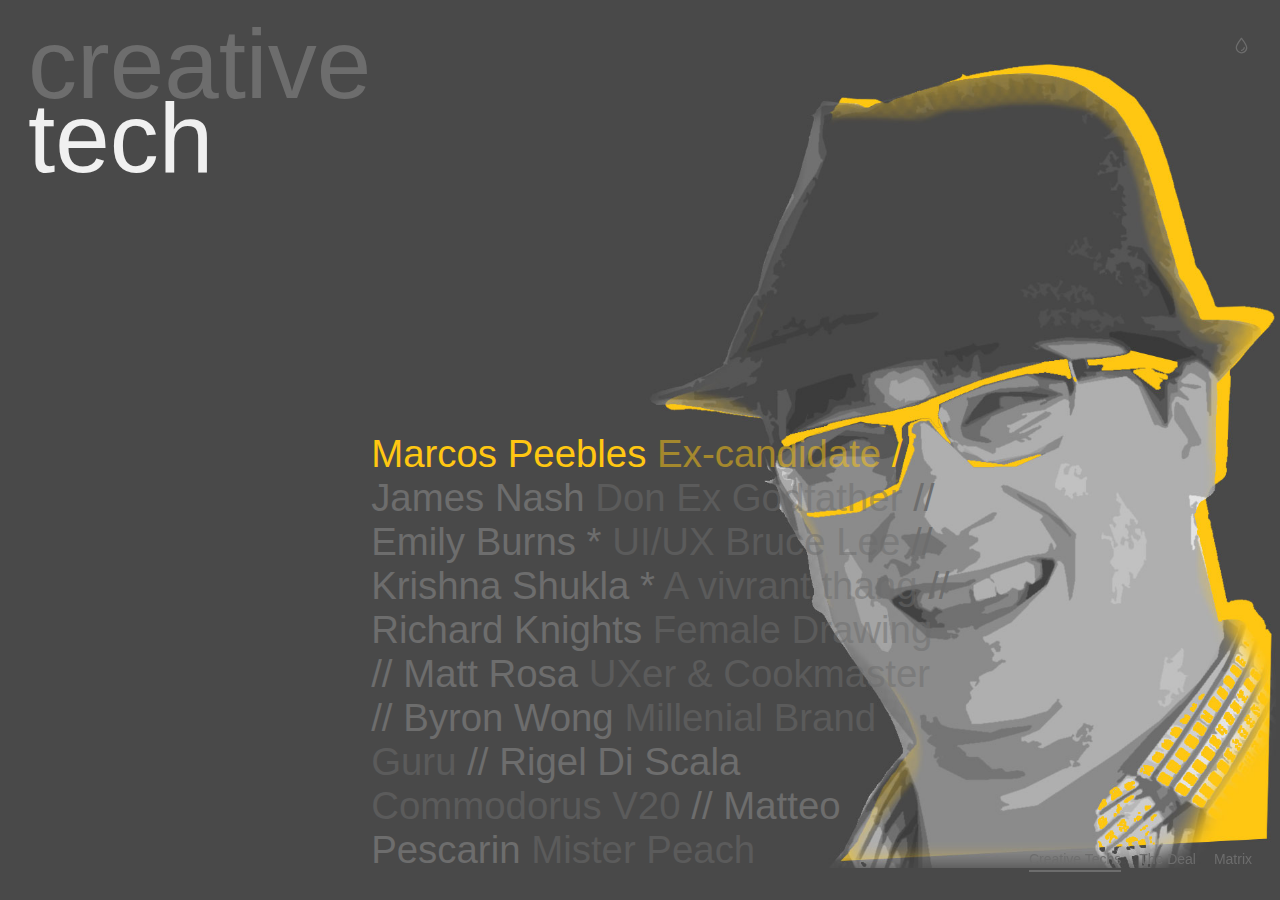
<file: index.html>
<!DOCTYPE html>
<html lang="en" class="no-js">
	<head>
		<meta charset="UTF-8" />
		<meta name="viewport" content="width=device-width, initial-scale=1">
		<title>Creative Tech</title>
		<meta name="description" content="An animated pieces effect for images with many possibilities" />
		<meta name="keywords" content="animation, piece, fragment, box, css, javascript, demo, effect, web dev" />
		<meta name="author" content="Codrops" />
		<link rel="shortcut icon" href="favicon.ico">
		<link rel="stylesheet" type="text/css" href="css/normalize.css" />
		<link rel="stylesheet" type="text/css" href="css/demo.css" />
		<link rel="stylesheet" type="text/css" href="css/demo-switch.css" />
		<link rel="stylesheet" type="text/css" href="pater/pater.css" />
		<script>document.documentElement.className = 'js';</script>
	</head>
	<body class="demo-switch loading">
		<svg class="hidden">
			<symbol id="icon-arrow" viewBox="0 0 24 24">
				<title>arrow</title>
				<polygon points="6.3,12.8 20.9,12.8 20.9,11.2 6.3,11.2 10.2,7.2 9,6 3.1,12 9,18 10.2,16.8 "/>
			</symbol>
			<symbol id="icon-drop" viewBox="0 0 24 24">
				<title>drop</title>
				<path d="M12,21c-3.6,0-6.6-3-6.6-6.6C5.4,11,10.8,4,11.4,3.2C11.6,3.1,11.8,3,12,3s0.4,0.1,0.6,0.3c0.6,0.8,6.1,7.8,6.1,11.2C18.6,18.1,15.6,21,12,21zM12,4.8c-1.8,2.4-5.2,7.4-5.2,9.6c0,2.9,2.3,5.2,5.2,5.2s5.2-2.3,5.2-5.2C17.2,12.2,13.8,7.3,12,4.8z"/><path d="M12,18.2c-0.4,0-0.7-0.3-0.7-0.7s0.3-0.7,0.7-0.7c1.3,0,2.4-1.1,2.4-2.4c0-0.4,0.3-0.7,0.7-0.7c0.4,0,0.7,0.3,0.7,0.7C15.8,16.5,14.1,18.2,12,18.2z"/>
			</symbol>
		</svg>
		<main>
			<div class="message">This nicer on desktop</div>
			<div class="frame">
				<header class="codrops-header">
					<div class="codrops-links">
						<a class="codrops-icon codrops-icon--drop" href="https://tympanus.net/codrops/?p=31849" title="Learn from the original article on Codrops"><svg class="icon icon--drop"><use xlink:href="#icon-drop"></use></svg></a>
					</div>
					<h1 class="codrops-header__title">Creative Technologists FTW</h1>
				</header>
				<nav class="demos">
					<a class="demo demo--current" href="index.html">Creative Techs</a>
					<a class="demo" href="entry.html">The Deal</a>
					<a class="demo" href="grid.html">Matrix</a>
				</nav>
			</div>
			<div class="content">
				<header class="content__header">
					<h2 class="content__title"><a href="grid.html">creative</a> tech</h2>
				</header>
				<div class="slideshow">
					<div id="slide-1" class="slide" style="background-image: url(img/2d.jpg)"></div>
					<div id="slide-2" class="slide" style="background-image: url(img/3d.jpg)"></div>
					<div id="slide-3" class="slide" style="background-image: url(img/1d.jpg)"></div>
					<div id="slide-4" class="slide" style="background-image: url(img/8d.jpg)"></div>
					<div id="slide-5" class="slide" style="background-image: url(img/4d.jpg)"></div>
					<div id="slide-6" class="slide" style="background-image: url(img/6d.jpg)"></div>
					<div id="slide-7" class="slide" style="background-image: url(img/5d.jpg)"></div>
					<div id="slide-8" class="slide" style="background-image: url(img/7d.jpg)"></div>
					<div id="slide-9" class="slide" style="background-image: url(img/9d.jpg)"></div>
					<div class="pieces" style="background-image: url(img/2d.jpg)"></div>
				</div>
				<nav class="menu">
					<a class="menu__item menu__item--current" href="#slide-1" data-image="img/2d.jpg">Marcos Peebles <span>Ex-candidate</a>
					<a class="menu__item" href="#slide-2" data-image="img/3d.jpg">James Nash <span>Don Ex Godfather</span></a>
					<a class="menu__item" href="#slide-3" data-image="img/1d.jpg">Emily Burns * <span>UI/UX Bruce Lee</span></a>
					<a class="menu__item" href="#slide-4" data-image="img/8d.jpg">Krishna Shukla * <span>A vivrant thang</span></a>
					<a class="menu__item" href="#slide-5" data-image="img/4d.jpg">Richard Knights <span>Female Drawing</span></a>
					<a class="menu__item" href="#slide-6" data-image="img/6d.jpg">Matt Rosa <span>UXer & Cookmaster</span></a>
					<a class="menu__item" href="#slide-7" data-image="img/5d.jpg">Byron Wong <span>Millenial Brand Guru</span></a>
					<a class="menu__item" href="#slide-8" data-image="img/7d.jpg">Rigel Di Scala <span>Commodorus V20</span></a>
					<a class="menu__item" href="#slide-9" data-image="img/9d.jpg">Matteo Pescarin <span>Mister Peach</span></a>
				</nav>
			</div>
		</main>
		<script src="js/imagesloaded.pkgd.min.js"></script>
		<script src="js/anime.min.js"></script>
		<script src="js/main.js"></script>
		<script>
		{
			imagesLoaded(document.body, { background: true }, () => document.body.classList.remove('loading'));

			const menuItems = Array.from(document.querySelectorAll('.menu > .menu__item'));

			const piecesObj = new Pieces(document.querySelector('.slideshow > .pieces'), {
				pieces: {rows: 14, columns: 12},
				delay: [0,40],
				hasTilt: true,
				tilt: {
					maxRotationX: -1,
					maxRotationY: -1,
					maxTranslationX: -5,
					maxTranslationY: -2
				}
			});

			let isAnimating = false;
			let current = 0;

			const openImage = (ev, item, pos) => {
				ev.preventDefault();
				if ( isAnimating || current === pos ) {
					return false;
				}
				isAnimating = true;
				menuItems[current].classList.remove('menu__item--current');
				current = pos;
				menuItems[current].classList.add('menu__item--current');
				const imgsrc = item.dataset.image;

				piecesObj.animate({
					duration: 200,
					easing: 'easeOutQuad',
					delay: (t,i,l) => {
						return parseInt(t.dataset.row) * parseInt(t.dataset.delay);
					},
					translateX: (t,i) => {
						return anime.random(-50,50)+'px';
					},
					translateY: (t,i) => {
						return anime.random(-800,-200)+'px';
					},
					rotateZ: (t,i) => {
						return anime.random(-45,45)+'deg';
					},
					opacity: 0,
					complete: () => {
						piecesObj.setImage(imgsrc);

						piecesObj.animate({
							duration: 500,
							easing: [0.3,1,0.3,1],
							delay: (t,i,l) => {
								return parseInt(t.dataset.row) * parseInt(t.dataset.delay);
							},
							translateX: 0,
							translateY: () => {
								return [anime.random(200,800)+'px','0px'];
							},
							rotateZ: 0,
							opacity: {
								value: 1,
								duration: 500,
								easing: 'linear'
							},
							complete: () => {
								isAnimating = false;
							}
						});
					}
				});
			};

			menuItems.forEach((item,pos) => item.addEventListener('click', (ev) => openImage(ev,item,pos)));
		}
		</script>
		<script src="pater/pater.js"></script>
	</body>
</html>
</file>
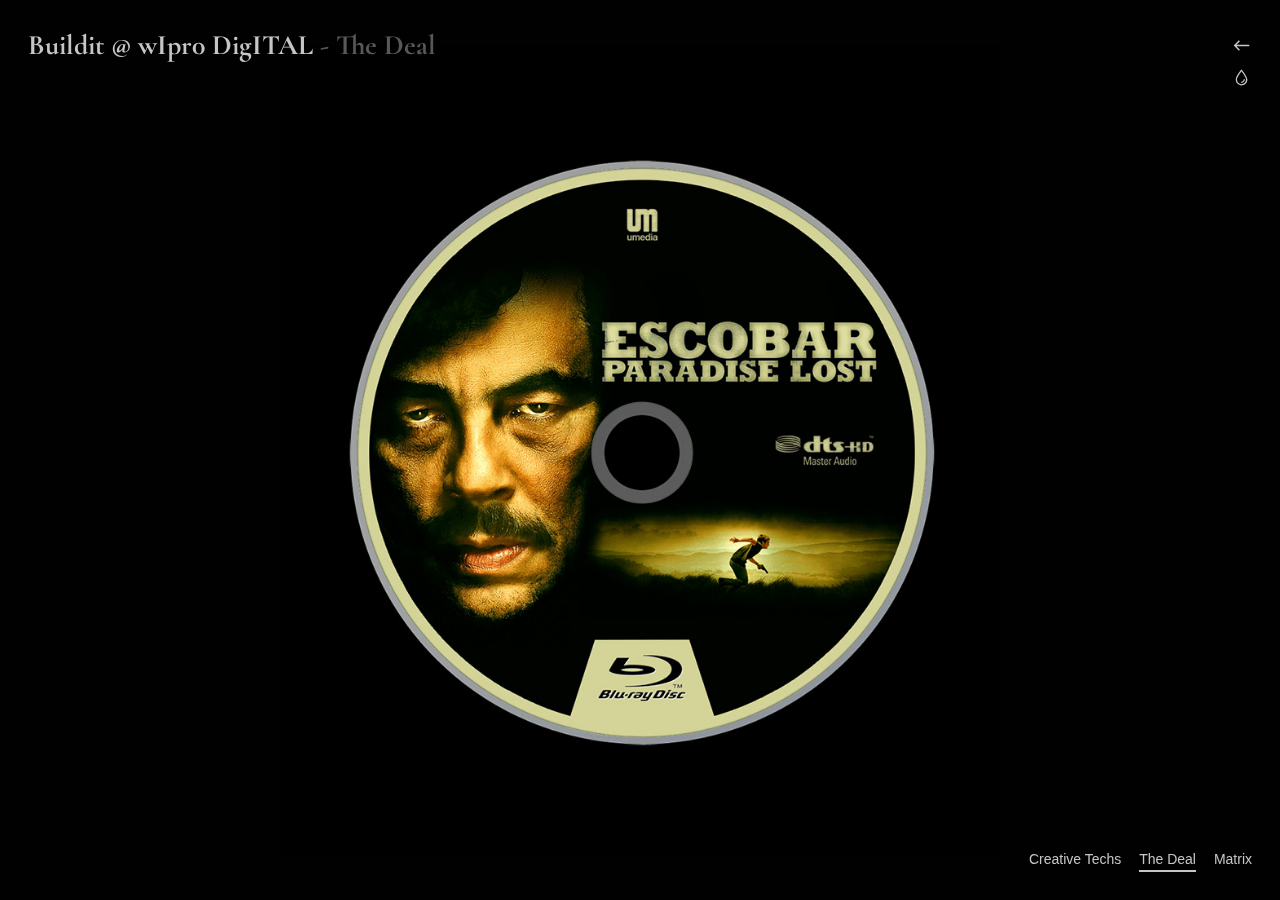
<file: entry.html>
<!DOCTYPE html>
<html lang="en" class="no-js">
	<head>
		<meta charset="UTF-8" />
		<meta name="viewport" content="width=device-width, initial-scale=1">
		<title>Creative Tech : The Deal (Plata o Plomo?)</title>
		<meta name="description" content="An animated pieces effect for images with many possibilities" />
		<meta name="keywords" content="animation, piece, fragment, box, css, javascript, demo, effect, web dev" />
		<meta name="author" content="Codrops" />
		<link rel="shortcut icon" href="favicon.ico">
		<link href="https://fonts.googleapis.com/css?family=Cormorant+Garamond&Archivo+Black" rel="stylesheet">
		<link rel="stylesheet" type="text/css" href="css/normalize.css" />
		<link rel="stylesheet" type="text/css" href="css/demo.css" />
		<link rel="stylesheet" type="text/css" href="css/demo-entry.css" />
		<link rel="stylesheet" type="text/css" href="pater/pater.css" />
		<script>document.documentElement.className = 'js';</script>
	</head>
	<body class="demo-grid loading">
		<svg class="hidden">
			<symbol id="icon-arrow" viewBox="0 0 24 24">
				<title>arrow</title>
				<polygon points="6.3,12.8 20.9,12.8 20.9,11.2 6.3,11.2 10.2,7.2 9,6 3.1,12 9,18 10.2,16.8 "/>
			</symbol>
			<symbol id="icon-drop" viewBox="0 0 24 24">
				<title>drop</title>
				<path d="M12,21c-3.6,0-6.6-3-6.6-6.6C5.4,11,10.8,4,11.4,3.2C11.6,3.1,11.8,3,12,3s0.4,0.1,0.6,0.3c0.6,0.8,6.1,7.8,6.1,11.2C18.6,18.1,15.6,21,12,21zM12,4.8c-1.8,2.4-5.2,7.4-5.2,9.6c0,2.9,2.3,5.2,5.2,5.2s5.2-2.3,5.2-5.2C17.2,12.2,13.8,7.3,12,4.8z"/><path d="M12,18.2c-0.4,0-0.7-0.3-0.7-0.7s0.3-0.7,0.7-0.7c1.3,0,2.4-1.1,2.4-2.4c0-0.4,0.3-0.7,0.7-0.7c0.4,0,0.7,0.3,0.7,0.7C15.8,16.5,14.1,18.2,12,18.2z"/>
			</symbol>
		</svg>
		<main>
			<div class="message">View on a desktop. Plomo o plata?</div>
			<div class="frame">
				<header class="codrops-header">
					<div class="codrops-links">
						<a class="codrops-icon codrops-icon--prev" href="javascript:history.back()" title="Previous Page"><svg class="icon icon--arrow"><use xlink:href="#icon-arrow"></use></svg></a>
						<a class="codrops-icon codrops-icon--drop" href="https://tympanus.net/codrops/?p=31849" title="Learn from the original article on Codrops"><svg class="icon icon--drop"><use xlink:href="#icon-drop"></use></svg></a>
					</div>
					<h1 class="codrops-header__title">Creative Technologists FTW</h1>
				</header>
				<nav class="demos">
					<a class="demo" href="index.html">Creative Techs</a>
					<a class="demo demo--current" href="entry.html">The Deal</a>
					<a class="demo" href="grid.html">Matrix</a>
				</nav>
				<h3 class="frame__title"><a href="index.html">Buildit @ wIpr0 DigITAL</a> &dash; The Deal</h3>
			</div>
			<div class="content">
				<nav class="page-nav">
					<a class="page-nav__item" href="https://www.google.com/search?q=prototypes+for+the+win">Prototypes / Show&Tell</a>
					<a class="page-nav__item" href="http://sales-wiprodigitalstudio-com.s3-website-us-east-1.amazonaws.com/ds/">Gravity, Bookit, Twig...</a>
					<a class="page-nav__item" href="https://digitalrig.atlassian.net/wiki/display/ENG/Creative+Tech+Tribe">Confluence</a>
					<a class="page-nav__item" href="grid.html">The Matrix</a>
					<a class="page-nav__item" href="https://wiprodigital.slack.com/archives/creative-tech">Tribe talks</a>
					<a class="page-nav__item" href="https://www.google.co.uk/search?q=digital+crazy+shit&site=webhp&source=lnms&tbm=isch&sa=X&ved=0ahUKEwjDxa7BoLvVAhVGB8AKHdSKDCQQ_AUIDCgD&biw=1524&bih=1038">Whatever YOU build</a>
					<a class="page-nav__item page-nav__item--close" href="#">Yeah, I got it. I want to go back.</a>
				</nav>
				<div class="pieces" style="background-image: url(img/e.jpg)"></div>
				<h2 class="content__title">&nbsp;&nbsp;&nbsp;&nbsp;&nbsp;&nbsp;&nbsp;&nbsp;&nbsp;&nbsp;&nbsp;&nbsp;&nbsp;&nbsp;&nbsp;</h2>
			</div>
		</main>
		<script src="js/imagesloaded.pkgd.min.js"></script>
		<script src="js/anime.min.js"></script>
		<script src="js/main.js"></script>
		<script>
		{
			imagesLoaded(document.body, { background: true }, () => document.body.classList.remove('loading'));

			const piecesEl = document.querySelector('.content .pieces');
			const piecesObj = new Pieces(piecesEl, {
				 pieces: {rows: 14, columns: 12}
			});
			const menuEl = document.querySelector('.page-nav');
			const optionsCtrl = document.querySelector('.content__title');
			const closeOptionsCtrl = menuEl.querySelector('a.page-nav__item--close');

			const showOptions = () => {
				menuEl.classList.add('page-nav--open');

				piecesObj.animate({
					duration: 3000,
					delay: (t,i) => {
						const elBounds = piecesEl.getBoundingClientRect();
						const x1 = elBounds.left + elBounds.width/2;
						const y1 = elBounds.top + elBounds.height/2;
						const tBounds = t.getBoundingClientRect();
						const x2 = tBounds.left + tBounds.width/2;
						const y2 = tBounds.top + tBounds.height/2;
						const dist = Math.sqrt(Math.pow(x2-x1,2) + Math.pow(y2-y1,2));
						const maxDist = Math.sqrt(Math.pow(elBounds.left-x1,2) + Math.pow(elBounds.top-y1,2));
						const maxDelay = 300;

						t.dataset.centerx = x2;
						t.dataset.centery = y2;

						return -1*maxDelay/maxDist*dist + maxDelay;
					},
					easing: [0.1,1,0,1],
					translateX: (t,i) => {
						return t.dataset.column < piecesObj.getTotalColumns()/2 ? anime.random(-400,0) : anime.random(0,400);
					},
					translateY: (t,i) => {
						return t.dataset.row < piecesObj.getTotalRows()/2 ? anime.random(-400,0) : anime.random(0,400);
					},
					opacity: 0.2
				});

				anime.remove(optionsCtrl);
				anime({
					targets: optionsCtrl,
					duration: 700,
					easing: 'easeOutExpo',
					scale: 1.2,
					opacity: 0
				});

				anime.remove(menuEl);
				anime({
					targets: menuEl,
					duration: 700,
					delay: 150,
					easing: 'easeOutExpo',
					scale: [0,1],
					opacity: 1
				});
			};

			const hideOptions = (ev) => {
				ev.preventDefault();
				menuEl.classList.remove('page-nav--open');

				piecesObj.animate({
					duration: 600,
					delay: (t,i) => {
						const elBounds = piecesEl.getBoundingClientRect();
						const x1 = elBounds.left + elBounds.width/2;
						const y1 = elBounds.top + elBounds.height/2;
						const x2 = t.dataset.centerx;
						const y2 = t.dataset.centery;
						const dist = Math.sqrt(Math.pow(x2-x1,2) + Math.pow(y2-y1,2));
						const maxDist = Math.sqrt(Math.pow(elBounds.left-x1,2) + Math.pow(elBounds.top-y1,2));
						const maxDelay = 800;

						return maxDelay/maxDist*dist;
					},
					easing: [0.1,1,0,1],
					translateX: 0,
					translateY: 0,
					opacity: 1
				});

				anime.remove(optionsCtrl);
				anime({
					targets: optionsCtrl,
					duration: 700,
					delay: 200,
					easing: 'easeOutQuint',
					scale: [1.1,1],
					opacity: 1
				});

				anime.remove(menuEl);
				anime({
					targets: menuEl,
					duration: 700,
					easing: 'easeOutQuint',
					scale: 0.8,
					opacity: 0
				});
			};

			optionsCtrl.addEventListener('click', showOptions);
			closeOptionsCtrl.addEventListener('click', hideOptions);
		}
		</script>
		<script src="pater/pater.js"></script>
	</body>
</html>
</file>
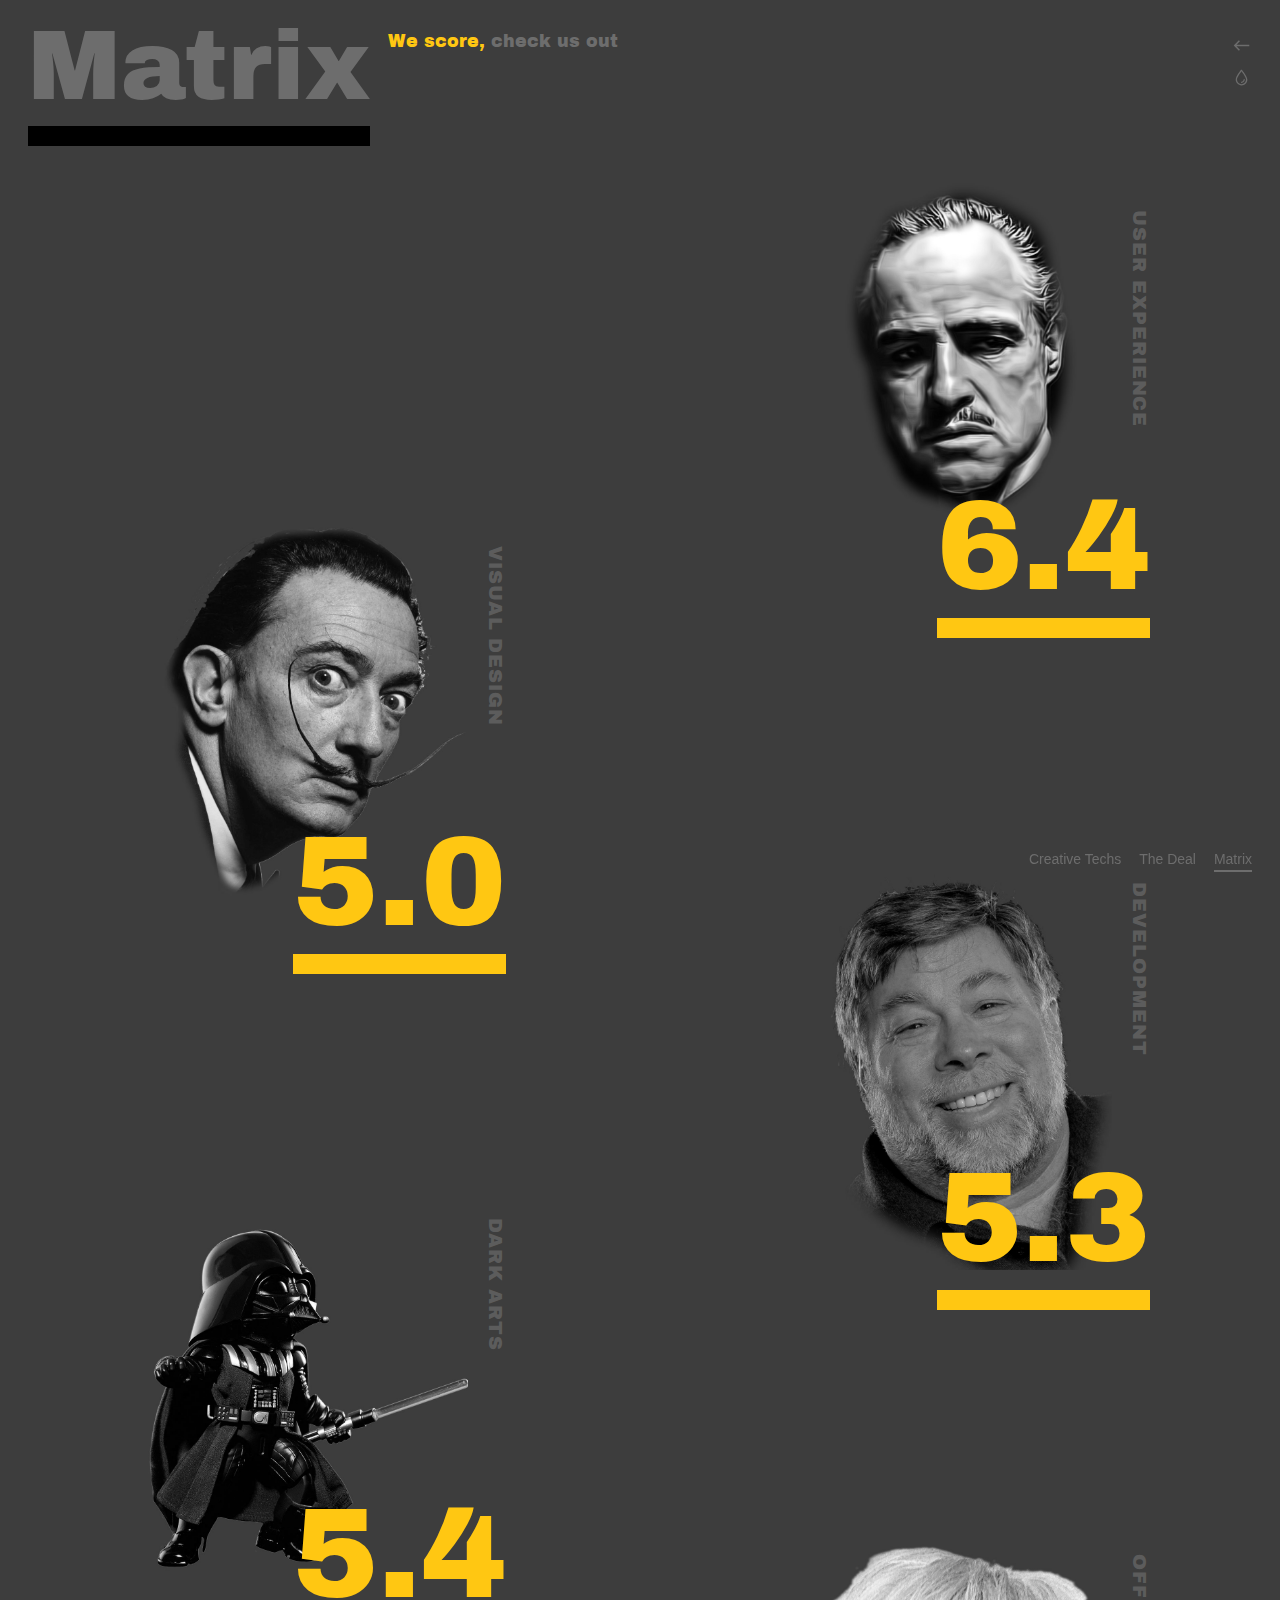
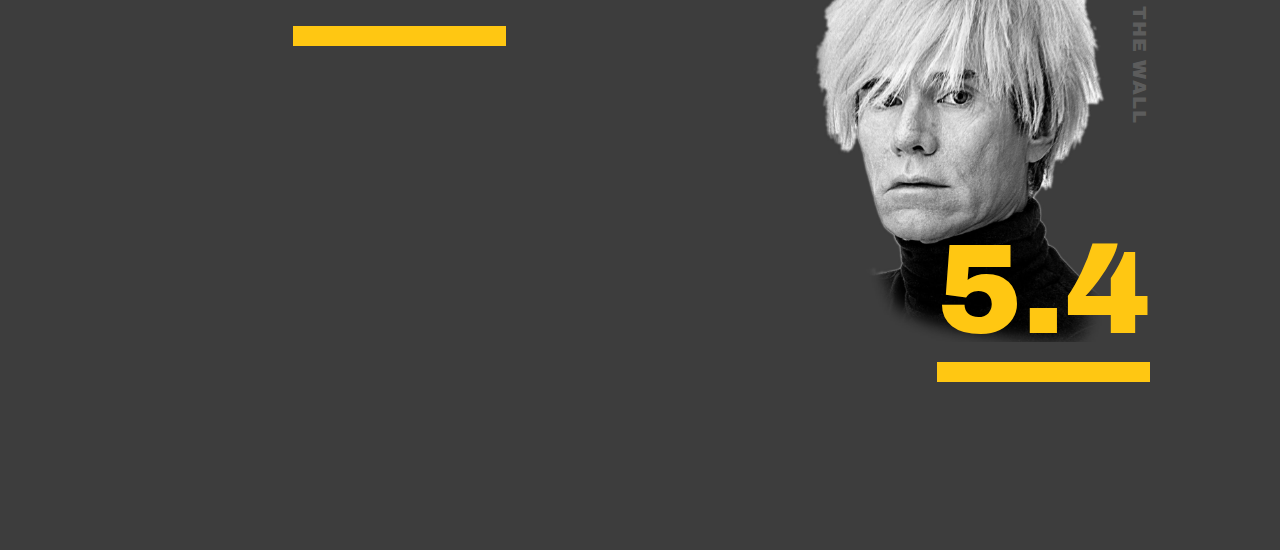
<file: grid.html>
<!DOCTYPE html>
<html lang="en" class="no-js">
	<head>
		<meta charset="UTF-8" />
		<meta name="viewport" content="width=device-width, initial-scale=1">
		<title>Creative Tech : The Matrix</title>
		<meta name="description" content="An animated pieces effect for images with many possibilities" />
		<meta name="keywords" content="animation, piece, fragment, box, css, javascript, demo, effect, web dev" />
		<meta name="author" content="Codrops" />
		<link rel="shortcut icon" href="favicon.ico">
		<link href="https://fonts.googleapis.com/css?family=Archivo+Black" rel="stylesheet">
		<link rel="stylesheet" type="text/css" href="css/normalize.css" />
		<link rel="stylesheet" type="text/css" href="css/demo.css" />
		<link rel="stylesheet" type="text/css" href="css/demo-grid.css" />
		<link rel="stylesheet" type="text/css" href="pater/pater.css" />
		<script>document.documentElement.className = 'js';</script>
	</head>
	<body class="demo-grid loading">
		<svg class="hidden">
			<symbol id="icon-arrow" viewBox="0 0 24 24">
				<title>arrow</title>
				<polygon points="6.3,12.8 20.9,12.8 20.9,11.2 6.3,11.2 10.2,7.2 9,6 3.1,12 9,18 10.2,16.8 "/>
			</symbol>
			<symbol id="icon-drop" viewBox="0 0 24 24">
				<title>drop</title>
				<path d="M12,21c-3.6,0-6.6-3-6.6-6.6C5.4,11,10.8,4,11.4,3.2C11.6,3.1,11.8,3,12,3s0.4,0.1,0.6,0.3c0.6,0.8,6.1,7.8,6.1,11.2C18.6,18.1,15.6,21,12,21zM12,4.8c-1.8,2.4-5.2,7.4-5.2,9.6c0,2.9,2.3,5.2,5.2,5.2s5.2-2.3,5.2-5.2C17.2,12.2,13.8,7.3,12,4.8z"/><path d="M12,18.2c-0.4,0-0.7-0.3-0.7-0.7s0.3-0.7,0.7-0.7c1.3,0,2.4-1.1,2.4-2.4c0-0.4,0.3-0.7,0.7-0.7c0.4,0,0.7,0.3,0.7,0.7C15.8,16.5,14.1,18.2,12,18.2z"/>
			</symbol>
		</svg>
		<main>
			<div class="message">Mobile first. Desktop nicer. Content King.</div>
			<div class="frame">
				<header class="codrops-header">
					<div class="codrops-links">
						<a class="codrops-icon codrops-icon--prev" href="javascript:history.back()" title="Previous Page"><svg class="icon icon--arrow"><use xlink:href="#icon-arrow"></use></svg></a>
						<a class="codrops-icon codrops-icon--drop" href="https://tympanus.net/codrops/?p=31849" title="Learn from the original article on Codrops"><svg class="icon icon--drop"><use xlink:href="#icon-drop"></use></svg></a>
					</div>
					<h1 class="codrops-header__title">Creative Technologists FTW</h1>
				</header>
				<nav class="demos">
					<a class="demo" href="index.html">Creative Techs</a>
					<a class="demo" href="entry.html">The Deal</a>
					<a class="demo demo--current" href="grid.html">Matrix</a>
				</nav>
			</div>
			<div class="content">
				<header class="content__header">
					<h2 class="content__title line"><a href="index.html">Matrix</a></h2>
					<h3 class="content__subtitle">We score, <a href="https://digitalrig.atlassian.net/wiki/display/ENG/BuildIt+Creative+Technologist+Matrix">check us out</a></h3>
				</header>
				<div class="grid">
					<div class="grid__item">
						<div class="pieces" style="background-image:url(img/1b.jpg)" data-image-alt="img/1b.jpg"></div>
						<h3 class="grid__item-title">User Experience</h3>
						<span class="grid__item-deco line">6.4</span>
					</div>
					<div class="grid__item">
						<div class="pieces" style="background-image:url(img/4b.jpg)" data-image-alt="img/4b.jpg"></div>
						<h3 class="grid__item-title">Visual Design</h3>
						<span class="grid__item-deco line">5.0</span>
					</div>
					<div class="grid__item">
						<div class="pieces" style="background-image:url(img/3b.jpg)" data-image-alt="img/3b.jpg"></div>
						<h3 class="grid__item-title">Development</h3>
						<span class="grid__item-deco line">5.3</span>
					</div>
					<div class="grid__item">
						<div class="pieces" style="background-image:url(img/2b.jpg)" data-image-alt="img/2b.jpg"></div>
						<h3 class="grid__item-title">Dark Arts</h3>
						<span class="grid__item-deco line">5.4</span>
					</div>
					<div class="grid__item">
						<div class="pieces" style="background-image:url(img/7b.jpg)" data-image-alt="img/5b.jpg"></div>
						<h3 class="grid__item-title">Off the wall</h3>
						<span class="grid__item-deco line">5.4</span>
					</div>
				</div>
			</div>
		</main>
		<script src="js/imagesloaded.pkgd.min.js"></script>
		<script src="js/anime.min.js"></script>
		<script src="js/main.js"></script>
		<script>
		{
			imagesLoaded(document.body, { background: true }, () => document.body.classList.remove('loading'));

			Array.from(document.querySelectorAll('.grid .pieces')).forEach((el,pos) => {
				const piecesObj = new Pieces(el, {
					pieces: {rows: 10, columns: 8},
					delay: [0,25],
					bgimage: el.dataset.imageAlt
				});
				el.addEventListener('mouseenter', () => animateOut(piecesObj, pos));
				el.addEventListener('touchstart', () => animateOut(piecesObj, pos));
				el.addEventListener('mouseleave', () => animateIn(piecesObj, pos));
				el.addEventListener('touchend', () => animateOut(piecesObj, pos));
			});

			const animateOut = (instance,pos) => instance.animate({
				delay: (t,i,l) => {
					return parseInt(t.dataset.column)*parseInt(t.dataset.delay);
				},
				translateX: [
					{
						value: pos % 2 === 1 ? (t,i) => {
							return anime.random(75,150)+'px';
						} : (t,i) => {
							return anime.random(-150,-75)+'px';
						},
						duration: 500,
						easing: 'easeOutQuad'
					},
					{
						value: pos % 2 === 1 ? (t,i) => {
							return anime.random(-1000,-400)+'px';
						} : (t,i) => {
							return anime.random(400,1000)+'px';
						},
						duration: 400,
						easing: 'easeOutExpo'
					}
				],
				translateY: [
					{
						value: (t,i) => {
							return anime.random(-125,-75)+'px';
						},
						duration: 500,
						easing: 'easeOutQuad'
					},
					{
						value: (t,i) => {
							return t.dataset.row < instance.getTotalRows()/2 ? anime.random(100,200)+'px' : anime.random(-200,-100)+'px';
						},
						duration: 400,
						easing: 'easeOutExpo'
					}
				],
				opacity: {
					value: 0,
					delay: 500,
					duration: 400,
					easing: 'easeOutExpo'
				}
			});

			const animateIn = (instance,pos) => instance.animate({
				duration: 500,
				easing: [0.8,1,0.3,1],
				delay: (t,i) => {
					return pos % 2 === 1 ?
						(instance.getTotalColumns() - parseInt(t.dataset.column)) * parseInt(t.dataset.delay) :
						parseInt(t.dataset.column) * parseInt(t.dataset.delay);
				},
				translateX: '0px',
				translateY: '0px',
				opacity: {
					value: 1,
					duration: 500,
					easing: 'linear'
				}
			});
		}
		</script>
		<script src="pater/pater.js"></script>
	</body>
</html>
</file>
<file: css/demo.css>
*,
*::after,
*::before {
	box-sizing: border-box;
}

body {
	--body-text: #f1d51d;
	--body-text-alt: #525252;
	--body-bg: #3d3d3d;
	--link-text: #6d6d6d;
	--link-text-hover: #fff;
	--content-title-text: #000;
	--content-subtitle-text: #f1d51d;
	--highlight-text: #ffc712;
	--content-font: "Helvetica Neue", Helvetica, Arial, sans-serif;
	font-family: -apple-system, BlinkMacSystemFont, "Segoe UI", Helvetica, Arial, sans-serif;
	color: #f1d51d;
	color: var(--body-text);
	background: #3d3d3d;
	background: var(--body-bg);
	font-size: 14px;
	overflow-x: hidden;
}

a {
	text-decoration: none;
	color: #6d6d6d;
	color: var(--link-text);
	outline: none;
}

a:hover,
a:focus {
	outline: none;
	color: #fff;
	color: var(--link-text-hover);
}

.hidden {
	position: absolute;
	overflow: hidden;
	width: 0;
	height: 0;
	pointer-events: none;
}

.message {
	background: #333;
	background: var(--body-text);
	color: #ccd8e4;
	color: var(--body-bg);
	text-align: center;
	padding: 1em;
	display: none;
}

/* Icons */
.icon {
	display: block;
	width: 1.5em;
	height: 1.5em;
	margin: 0 auto;
	fill: currentColor;
}

/* Page Loader */
.js .loading::before {
	content: '';
	position: fixed;
	z-index: 10000;
	top: 0;
	left: 0;
	width: 100%;
	height: 100%;
	background: #ccd8e4;
	background: var(--body-bg);
}

.js .loading::after {
	content: '';
	position: fixed;
	z-index: 10000;
	top: 50%;
	left: 50%;
	width: 80px;
	height: 80px;
	margin: -40px 0 0 -40px;
	pointer-events: none;
	background: #333;
	background: var(--body-text);
	transform-origin: 0% 50%;
	animation: loaderAnim 1.5s linear infinite alternate forwards;
}

@keyframes loaderAnim {
	0% {
		transform: scale3d(0,1,1);
		transform-origin: 0% 50%;
	}
	50% {
		transform: scale3d(1,1,1);
		transform-origin: 0% 50%;
	}
	51% {
		transform: scale3d(1,1,1);
		transform-origin: 100% 50%;
	}
	100% {
		transform: scale3d(0,1,1);
		transform-origin: 100% 50%;
	}
}

/* Frame */
.frame {
	top: 0;
	left: 0;
	position: fixed;
	z-index: 100;
	display: grid;
	width: 100%;
	height: 100vh;
	z-index: 100;
	pointer-events: none;
	padding: 2em;
	grid-template-columns: 50% 50%;
	grid-template-rows: auto auto 4em;
	grid-template-areas: 	"... header"
							"... header"
							"... demos";
}

.no-js .frame {
	position: relative;
	display: block;
	height: auto;
}

.frame a {
	pointer-events: auto;
}

.frame__title {
	font-family: var(--content-font);
	margin: 0;
	font-size: 2em;
	justify-self: start;
}

/* Header */
.codrops-header {
	display: flex;
	flex-direction: column;
	flex-wrap: wrap;
	align-items: center;
	grid-area: header;
	align-self: start;
	justify-self: end;
}

.codrops-header__title {
	font-size: 1em;
	opacity: 0;
	margin: 1em 0 0;
	font-weight: normal;
	-webkit-writing-mode: vertical-rl;
	writing-mode: vertical-rl;
}

/* Top Navigation Style */
.codrops-links {
	position: relative;
}

.codrops-icon {
	display: block;
	margin: 0.25em 0;
	padding: 0.25em 0;
}

/* Demo links */
.demos {
	grid-area: demos;
	align-self: end;
	justify-self: end;
	margin: 0 0 0 auto;
}

.demo {
	display: inline-block;
	margin: 0 0 0 1em;
	padding: 0 0 0.25em;
	white-space: nowrap;
	border-bottom: 2px solid transparent;
}

.demo--current {
	border-color: currentColor;
}

.pieces {
	display: flex;
	flex-wrap: wrap;
	background-size: 100% auto;
	background-repeat: no-repeat;
	background-position: 0 0;
}

@media screen and (max-width: 40em) {
	.message {
		display: block;
	}
	.frame {
		display: block;
		height: auto;
		position: relative;
		text-align: center;
		z-index: 10000;
	}
	.codrops-header {
		flex-direction: column;
	}
	.codrops-header__title {
		padding: 1em 0;
		opacity: 1;
		-webkit-writing-mode: horizontal-tb;
    	writing-mode: horizontal-tb;
	}
	.codrops-icon {
		display: inline-block;
		margin: 0.25em;
		padding: 0.25em;
	}
	.demos {
		padding: 1em 0 0;
	}
	.demo {
		margin: 0 0.5em 0.5em;
	}
}
</file>
<file: css/demo-switch.css>
.demo-switch {
	--link-text: #6d6d6d;
	--link-text-hover: #fff;
	--body-text: #f0f0f0;
	--body-text-alt: #878787;
	--body-bg: #494949;
	--content-font: "Helvetica Neue", Arial, sans-serif;
}

/* Content */
.content {
	position: relative;
	display: grid;
	grid-template-columns: repeat(4, 1fr);
	grid-template-rows: repeat(2, 1fr);
	height: 100vh;
	overflow: hidden;
	padding: 2em;
	font-family: var(--content-font);
	--pieces-height: calc(100vh - 4em);
}

.content__header {
	display: flex;
}

.content__title {
	font-size: 7em;
	line-height: 0.75;
	margin: 0;
	font-weight: normal;
	position: relative;
}

.slideshow {
	grid-area: 1 / 3 / 3 / 5;
	display: flex;
	justify-content: center;
}

.slide {
	opacity: 0;
}

.pieces {
	flex: none;
	opacity: 1;
	height: var(--pieces-height);
	width: calc(var(--pieces-height) * 0.76);
	position: relative;
	display: flex;
	flex-wrap: wrap;
	background-size: 100% auto;
	background-repeat: no-repeat;
	background-position: 0 0;
}

.piece {
	pointer-events: none;
}

.menu {
	z-index: 10;
	grid-area: 2 / 2 / 3 / 4;
}

.menu__item {
	font-size: 3vw;
}

.menu__item:not(:last-child)::after {
	content: ' // ';
}

.menu__item span {
	opacity: 0.5;
}

.menu__item:hover {
	color: var(--link-text-hover);
}

.menu__item--current,
.menu__item--current:hover,
.menu__item--current:focus {
	color: var(--highlight-text);
}

@media screen and (max-width: 40em) {
	.content {
		padding: 0 10vw;
		grid-template-columns: 80vw;
    	grid-template-rows: auto;
		height: auto;
		margin-bottom: 8em;
		--pieces-height: 50vh;
	}
	.slideshow {
		grid-area: 2 / 1 / 4 / 2;
	}
	.content__header {
		grid-column: 1 / 2;
	}
	.content__title {
		font-size: 3em;
		padding: 0.5em 0;
	}
	.menu {
		grid-area: 2 / 1;
	}
	.menu__item {
		font-size: 1.5em;
	}
}
</file>
<file: pater/pater.css>
.pater {
	position: fixed;
	bottom: 0;
	left: 0;
	width: 100%;
	padding: 1em 0;
	color: inherit;
	background: #000;
	display: grid;
	text-align: left;
	grid-template-columns: auto;
	grid-template-rows: 20px auto;
	z-index: 1000;
	font-family: -apple-system, BlinkMacSystemFont, "Segoe UI", Helvetica, Arial, sans-serif !important;
}

.pater:hover {
	color: inherit;
}

.pater::before {
	color: var(--body-text-alt);
	content: 'Our Sponsor';
	display: inline-block;
	vertical-align: middle;
	padding: 0 0 5px 10px;
	font-size: 0.75em;
	grid-area: 1 / 1 / 2 / 3;
}

.pater__img {
	display: none;
	width: 12vw;
	height: 12vw;
	min-width: 160px;
	min-height: 156px;
	grid-area: 2 / 1 / 3 / 2;
}

.pater__title {
	margin: 0;
	padding: 0 10px;
	font-size: 1em;
	font-weight: normal;
	align-self: end;
}

.pater__title,
.pater__description {
	align-self: end;
	grid-area: 2 / 1 / 3 / 3;
}

.pater__description {
	margin: 0;
	padding: 10px 0 0 10px;
	opacity: 0;
	font-size: 0.85em;
	display: none;
}

.pater__description strong {
	display: block;
	padding-top: 5px;
	color: var(--highlight-text);
}

@media screen and (min-width: 60em) {
	.pater {
		width: 320px;
		padding: 2em 0;
		margin: 0 2em;
		color: inherit;
		background: transparent;
		grid-template-columns: auto auto;
	}
	.pater__img {
		display: flex;
	}
	.pater::before {
		display: block;
		padding: 0 0 10px 0;
	}
	.pater:hover .pater__title {
		opacity: 0;
		grid-area: 2 / 2 / 3 / 3;
	}
	.pater:hover .pater__description {
		opacity: 1;
	}
	.pater__description {
		display: block;
	}
	.pater__title,
	.pater__description {
		grid-area: 2 / 2 / 3 / 3;
		transition: opacity 0.5s;
	}
}
</file>
<file: css/demo-entry.css>
.demo-grid {
	--body-text: #585858;
	--body-text-alt: #cf1d56;
	--body-bg: #010101;
	--link-text: #c7c5c5;
	--link-text-hover: #fff;
	--content-font: "Cormorant Garamond", sans-serif;
}

.content {
	--pieces-height: 90vh;
	height: 100vh;
	overflow: hidden;
	position: relative;
	display: flex;
	flex-direction: column;
	align-items: center;
	justify-content: center;
}

.page-nav {
	position: absolute;
	width: 100%;
	height: 100%;
	top: 0;
	display: flex;
	flex-direction: column;
	align-items: center;
	justify-content: center;
	opacity: 0;
	font-family: var(--content-font);
}

.page-nav__item {
	font-size: 10vh;
}

.page-nav__item--close {
	font-size: 1.85em;
	margin: 1em 0 0 0;
	color: var(--body-text-alt);
	position: relative;
}

.page-nav__item--close:hover,
.page-nav__item--close:focus {
	color: var(--body-text-alt);
	text-decoration: line-through;
}

.content__title {
	font-size: 10vw;
	margin: 0;
	font-weight: normal;
	cursor: pointer;
	font-family: var(--content-font);
	color: var(--body-text-alt);
	position: relative;
}

.page-nav--open ~ .content__title {
	pointer-events: none;
}

.content .pieces {
	height: var(--pieces-height);
	width: calc(var(--pieces-height) * calc(888/1000));
	position: absolute;
	left: 50%;
	top: 50%;
	margin-left: calc(-1 * var(--pieces-height) * calc(888/1000) / 2);
	margin-top: calc(-1 * var(--pieces-height) / 2);
	pointer-events: none;
}

@media screen and (max-width: 40em) {
	.content {
		--pieces-height: 50vh;
		height: var(--pieces-height);
		margin-bottom: 8em;
	}
	.content__title {
		font-size: 22vw;
	}
	.page-nav__item {
		font-size: 5vh;
	}
}
</file>
<file: css/demo-grid.css>
.demo-grid {
	--body-text: #8c8c8c;
	--body-text-alt: #5c5c5c;
	--body-bg: #3d3d3d;
	--link-text: #6d6d6d;
	--link-text-hover: #fff;
	--content-title-text: #000;
	--content-font: "Archivo Black", sans-serif;
}

/* Content */
.content {
	position: relative;
	padding: 2em;
	font-family: var(--content-font);
	--pieces-width: 25vw;
}

.content__header {
	display: flex;
}

.content__title {
	font-size: 7em;
	line-height: 0.8;
	margin: 0;
	font-weight: normal;
	position: relative;
	color: var(--content-title-text);
}

.content__subtitle {
	font-size: 1.25em;
	margin: 0;
	padding: 0.25em 1em;
	font-weight: normal;
	color: var(--highlight-text);
}

.line::after {
	content: '';
	position: absolute;
	width: 100%;
	height: 20px;
	background: currentColor;
	top: calc(100% + 20px);
	left: 0;
}

.grid {
	display: grid;
	align-items: center;
	grid-template-columns: repeat(2, 1fr);
	grid-column-gap: 5vw;
}

.grid__item {
	padding: 8vh 8vw 20vh;
	position: relative;
	display: grid;
	grid-template-columns: auto auto;
	grid-row: span 2;
	grid-column: 1;
}

.grid__item:nth-child(odd) {
	grid-column: 2;
}

.grid__item-deco {
	color: var(--highlight-text);
	font-size: 10vw;
	position: relative;
	line-height: 0.8;
	align-self: end;
	justify-self: end;
	grid-area: 1 / 1 / 3 / 3;
} 

.grid__item-title {
	font-weight: normal;
	position: relative;
	text-transform: uppercase;
	font-size: 1.5vw;
	padding: 2.5vw 0 0;
	letter-spacing: 0.05em;
	white-space: nowrap;
	margin: 0;
	-webkit-writing-mode: vertical-rl;
	writing-mode: vertical-rl;
	color: var(--body-text-alt);
	grid-area: 1 / 2 / 2 / 3;
}

.grid .pieces:hover ~ .grid__item-title {
	color: var(--link-text-hover);
}	

.grid .pieces {
	grid-area: 1 / 1 / 3 / 2;
	width: var(--pieces-width);
	height: calc(var(--pieces-width) * 1.3157);
	position: relative;
	justify-self: end;
}

.grid .piece {
	pointer-events: none;
	filter: grayscale(1);
}

@media screen and (min-width: 60em) {
	.demo-grid .pater {
		bottom: auto;
		top: 12em;
		position: absolute;
	}
}

@media screen and (max-width: 60em) {
	.content__header {
		display: block;
	}
	.content__title {
		margin-bottom: 0.75em;
		font-size: 5em;
	}
	.content__subtitle {
		padding: 0;
	}
	.grid {
		grid-template-columns: auto;
		--pieces-width: 60vw;
	}
	.grid__item:nth-child(odd) {
		grid-column: 1;
	}
	.grid__item-title {
		font-size: 1.5em;
	}
	.grid__item-deco {
		font-size: 7em;
	}
}
</file>
